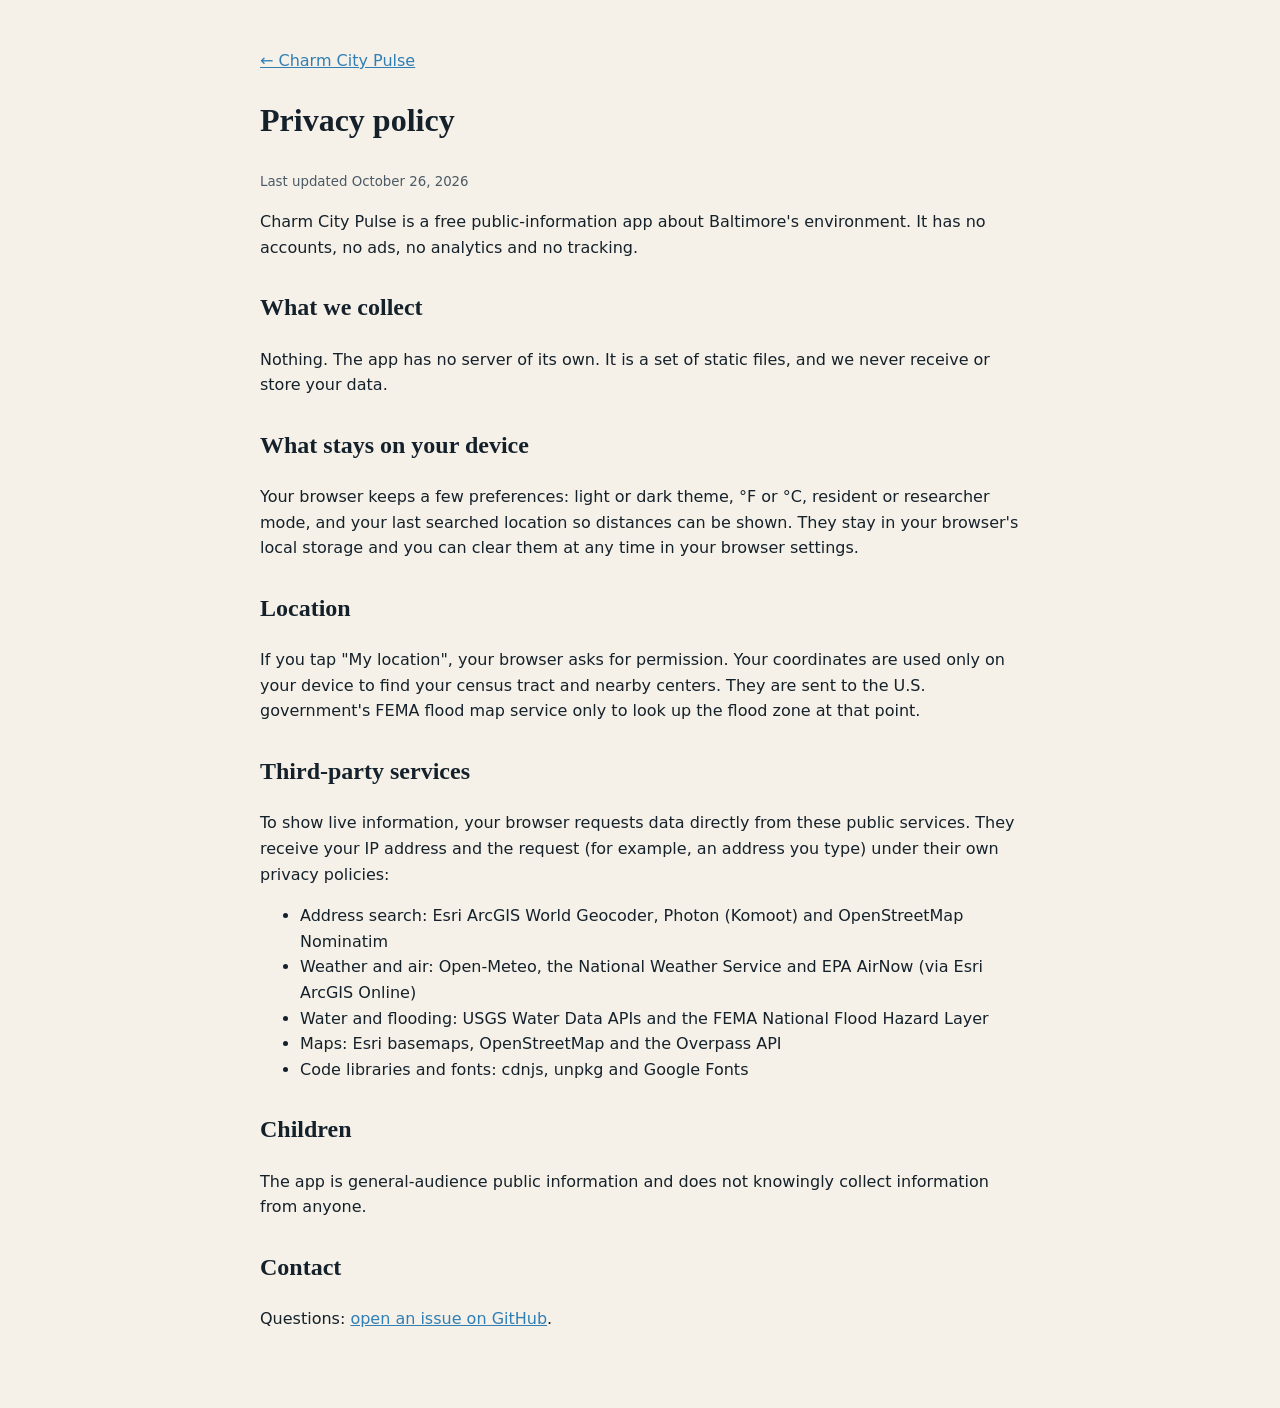
<file: privacy.html>
<!doctype html>
<html lang="en"><head><meta charset="utf-8"><meta name="viewport" content="width=device-width,initial-scale=1">
<title>Privacy · Charm City Pulse</title><link rel="icon" href="img/favicon-32.png" type="image/png">
<style>
:root{--bg:#f6f1e8;--ink:#14212b;--ink2:#4a5a66;--line:#ddd3c3;--a:#2f7fb5}
@media (prefers-color-scheme:dark){:root{--bg:#0c151c;--ink:#ecf1f4;--ink2:#a3b3bf;--line:#2a3d4b;--a:#6db6e8}}
body{margin:0;background:var(--bg);color:var(--ink);font:16px/1.6 system-ui,-apple-system,sans-serif}
main{max-width:760px;margin:0 auto;padding:32px 16px 60px}h1{font-family:Georgia,serif}h2{font-family:Georgia,serif;margin-top:28px}a{color:var(--a)}small{color:var(--ink2)}
</style></head><body><main>
<p><a href="./">← Charm City Pulse</a></p>
<h1>Privacy policy</h1><small>Last updated October 26, 2026</small>
<p>Charm City Pulse is a free public-information app about Baltimore's environment. It has no accounts, no ads, no analytics and no tracking.</p>
<h2>What we collect</h2><p>Nothing. The app has no server of its own. It is a set of static files, and we never receive or store your data.</p>
<h2>What stays on your device</h2><p>Your browser keeps a few preferences: light or dark theme, °F or °C, resident or researcher mode, and your last searched location so distances can be shown. They stay in your browser's local storage and you can clear them at any time in your browser settings.</p>
<h2>Location</h2><p>If you tap "My location", your browser asks for permission. Your coordinates are used only on your device to find your census tract and nearby centers. They are sent to the U.S. government's FEMA flood map service only to look up the flood zone at that point.</p>
<h2>Third-party services</h2><p>To show live information, your browser requests data directly from these public services. They receive your IP address and the request (for example, an address you type) under their own privacy policies:</p>
<ul><li>Address search: Esri ArcGIS World Geocoder, Photon (Komoot) and OpenStreetMap Nominatim</li>
<li>Weather and air: Open-Meteo, the National Weather Service and EPA AirNow (via Esri ArcGIS Online)</li>
<li>Water and flooding: USGS Water Data APIs and the FEMA National Flood Hazard Layer</li>
<li>Maps: Esri basemaps, OpenStreetMap and the Overpass API</li>
<li>Code libraries and fonts: cdnjs, unpkg and Google Fonts</li></ul>
<h2>Children</h2><p>The app is general-audience public information and does not knowingly collect information from anyone.</p>
<h2>Contact</h2><p>Questions: <a href="https://github.com/sahiljangra12/charm-city-pulse/issues">open an issue on GitHub</a>.</p>
</main><script defer src="https://sahiljangra12.github.io/ask/ask.js" data-site="Charm City Pulse"></script>
</body></html>
</file>
